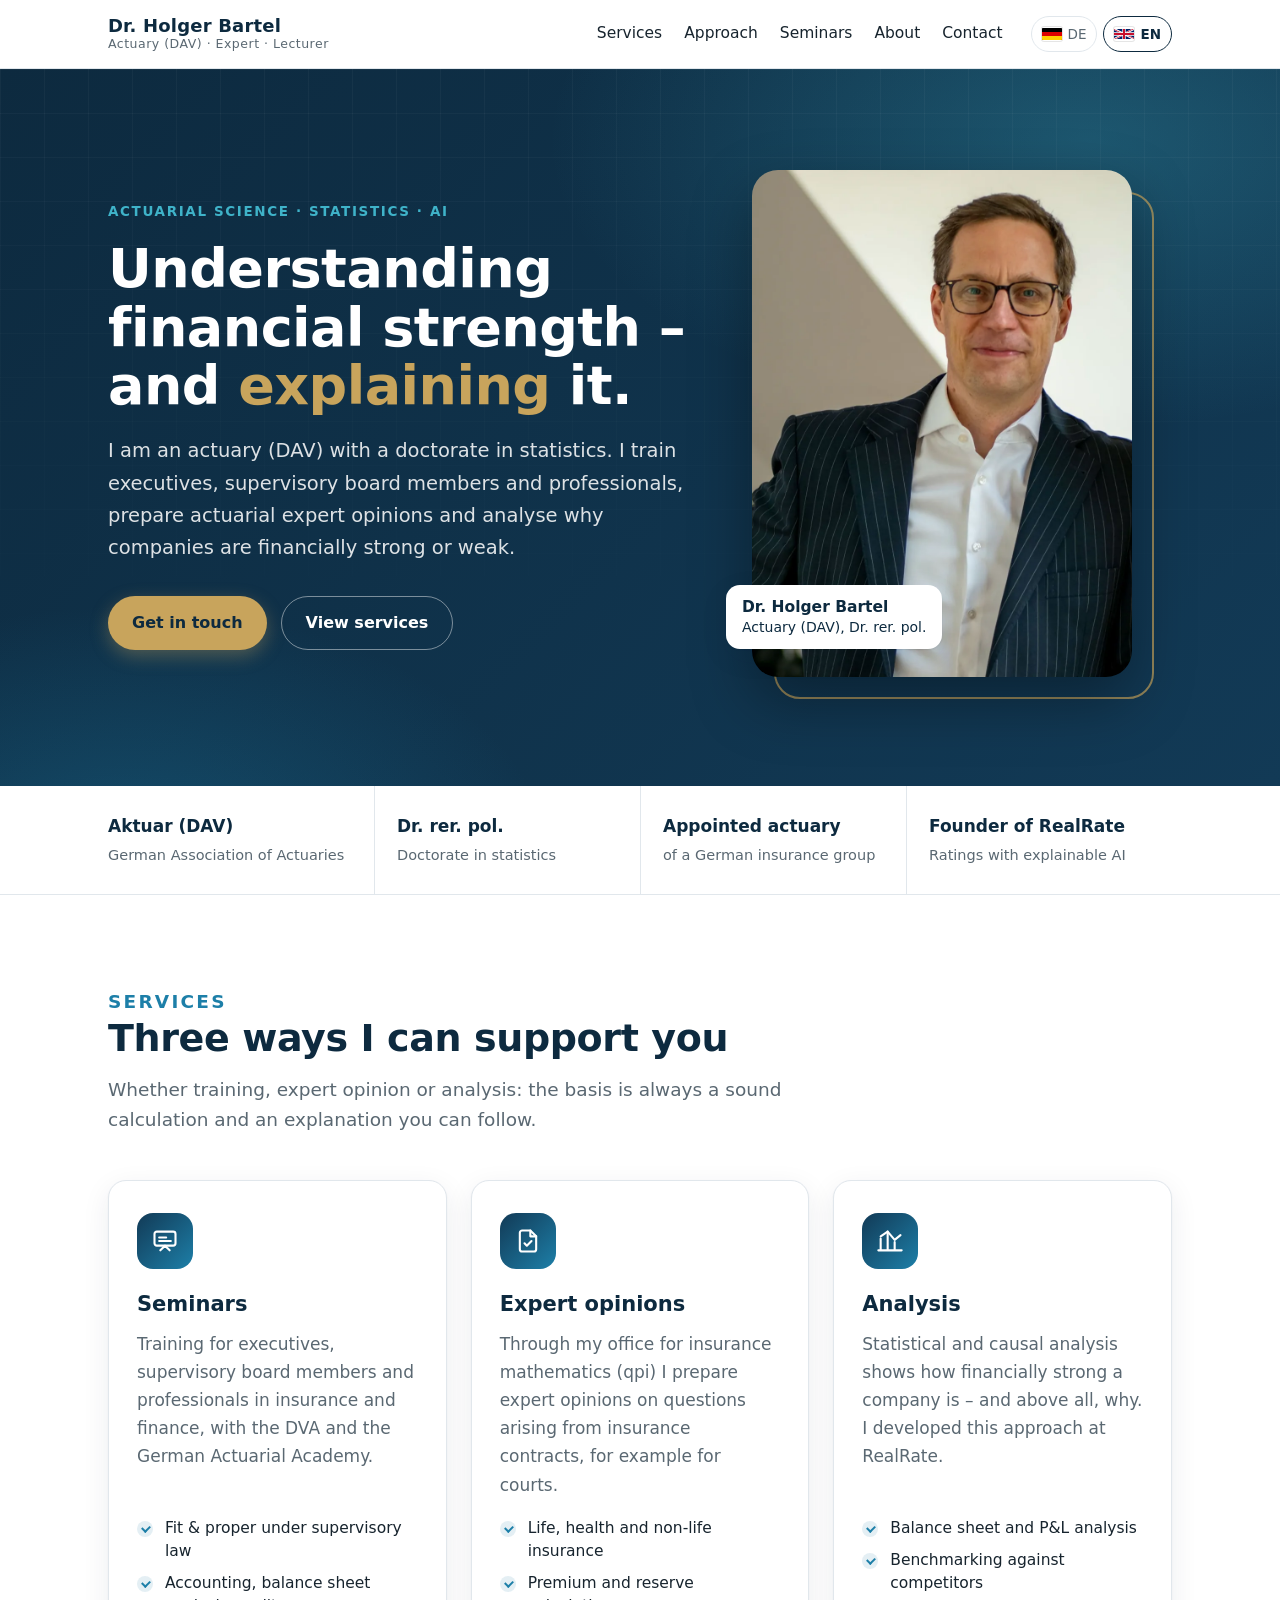
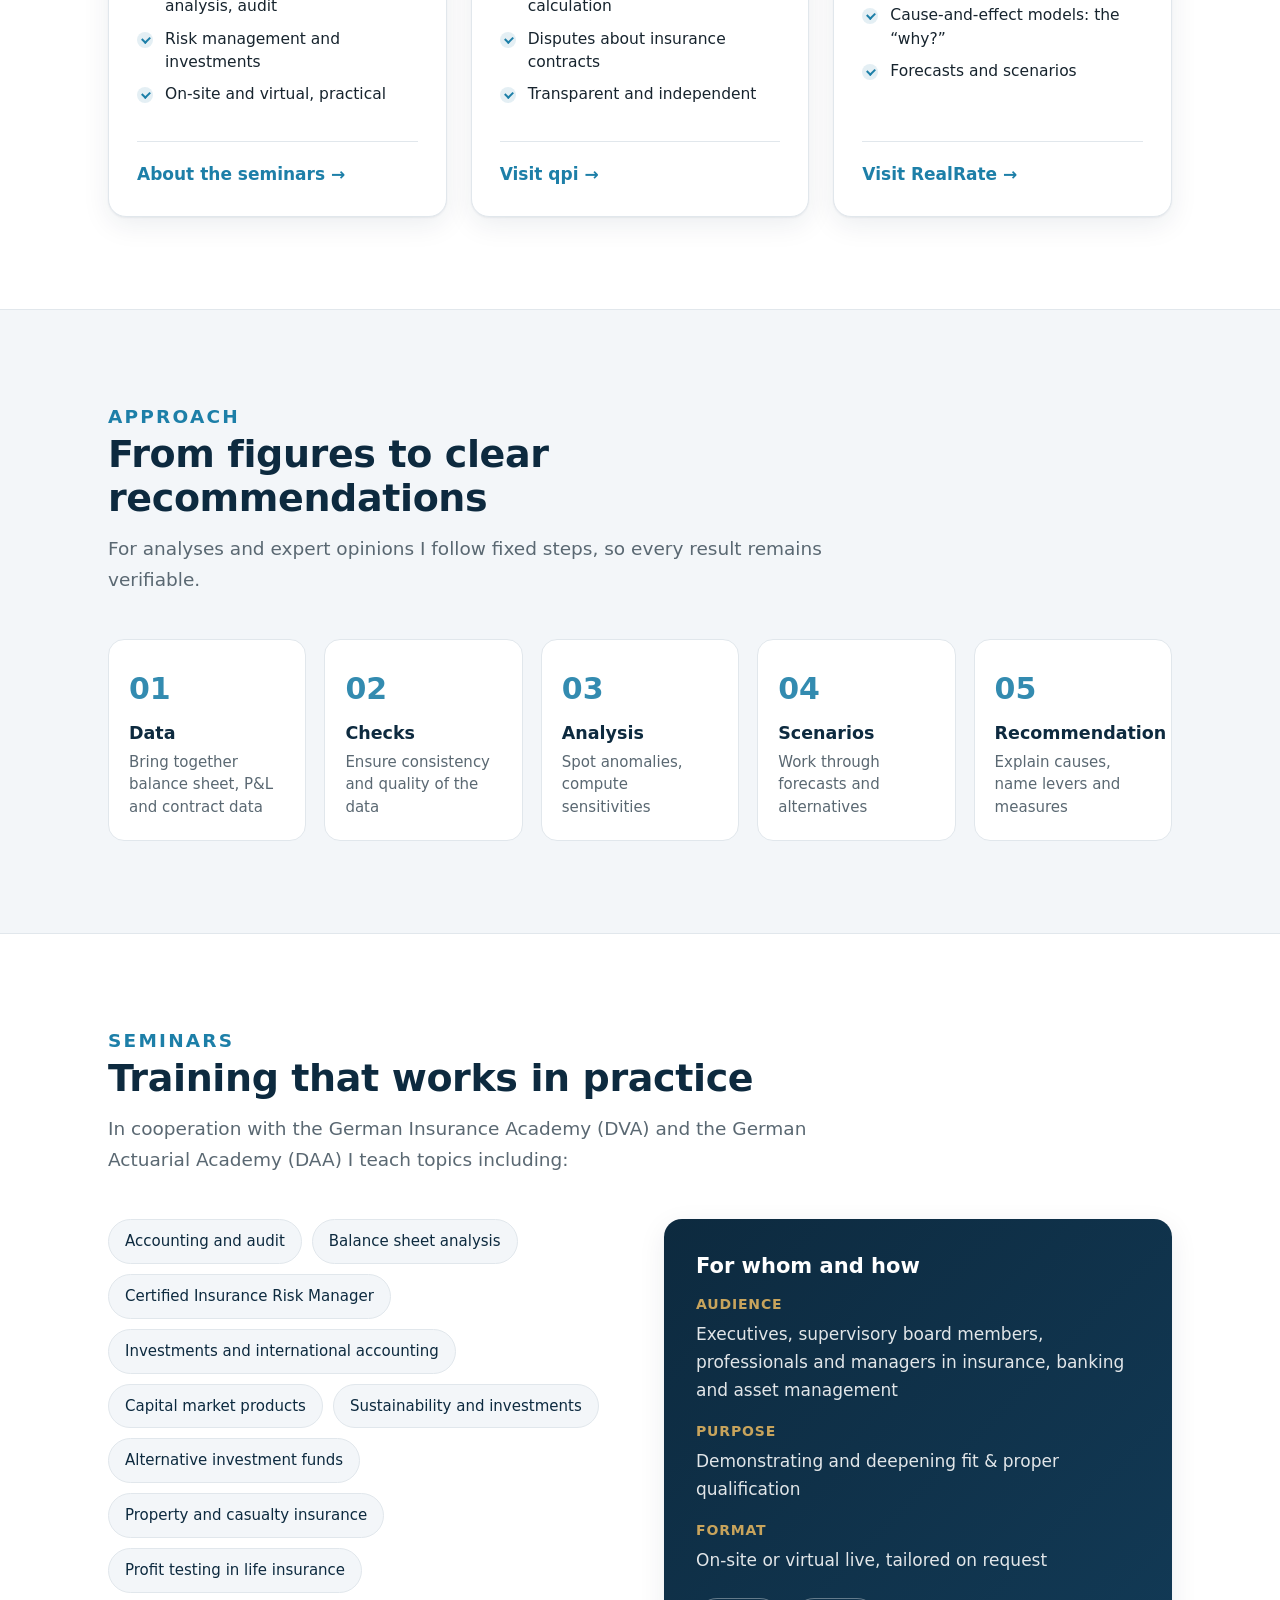
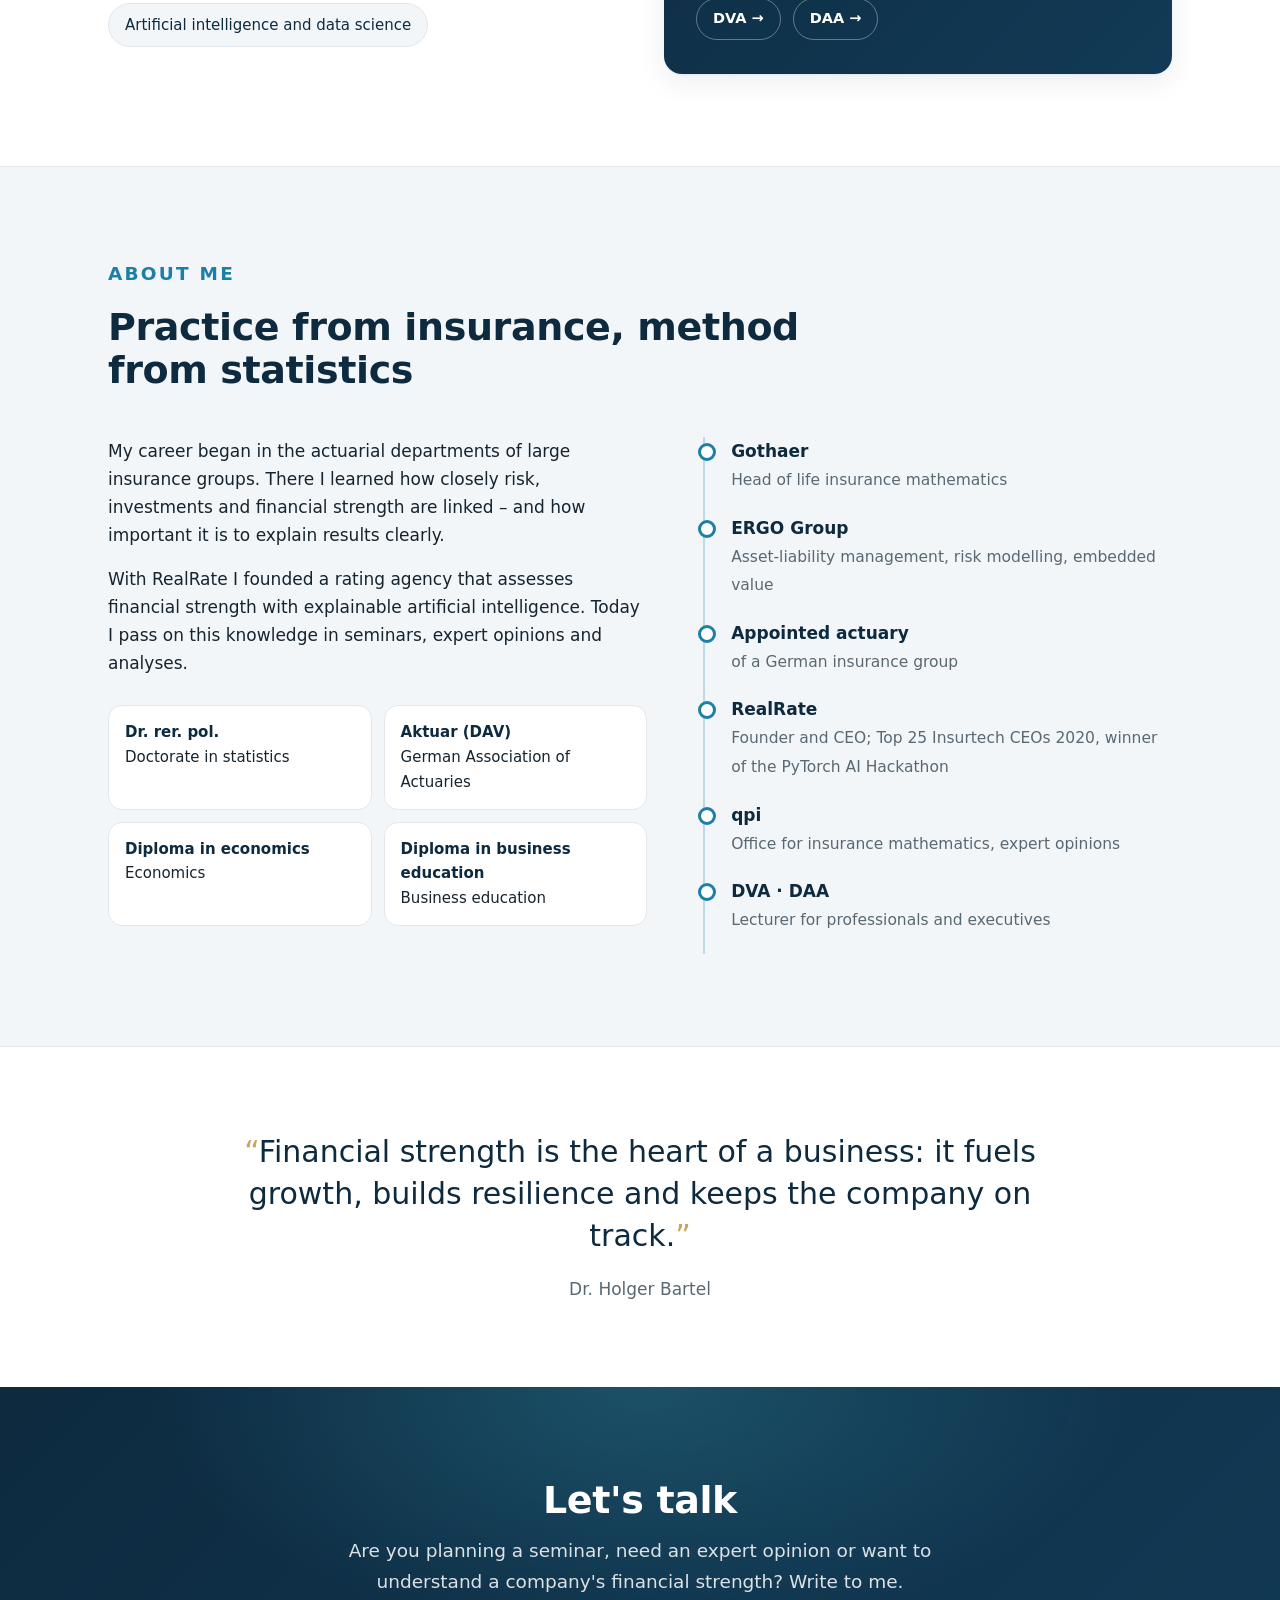
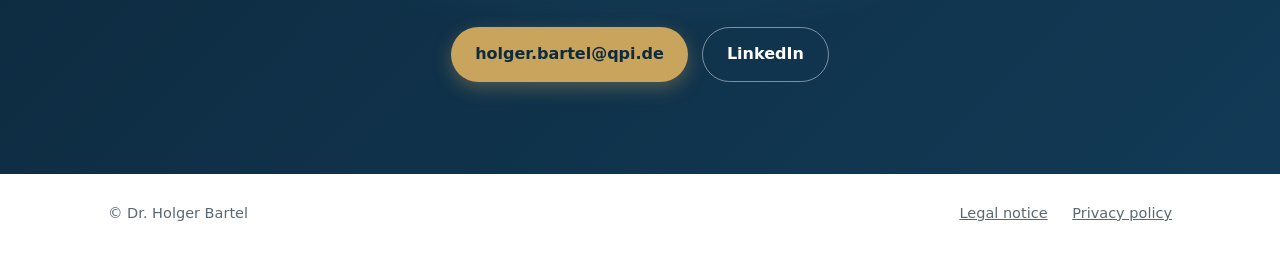
<file: index.html>
<!doctype html>
<html lang="en" data-title-de="Dr. Holger Bartel – Aktuar (DAV), Gutachter und Dozent" data-title-en="Dr. Holger Bartel – Actuary (DAV), Expert and Lecturer" data-desc-de="Dr. Holger Bartel, Aktuar (DAV): Seminare für Vorstände, Aufsichtsräte und Fachkräfte, versicherungsmathematische Gutachten, statistische und kausale Analysen der Finanzstärke." data-desc-en="Dr. Holger Bartel, Actuary (DAV): seminars for executive and supervisory boards and specialists, actuarial expert opinions, statistical and causal analyses of financial strength.">
<head>
  <meta charset="utf-8">
  <meta name="viewport" content="width=device-width, initial-scale=1">
  <meta http-equiv="Content-Security-Policy" content="default-src 'self'; img-src 'self' data:; style-src 'self'; script-src 'self'; base-uri 'none'; form-action 'none'">
  <meta name="referrer" content="strict-origin-when-cross-origin">
  <title>Dr. Holger Bartel – Actuary (DAV), Expert and Lecturer</title>
  <meta name="description" content="Dr. Holger Bartel, Actuary (DAV): seminars for executive and supervisory boards and specialists, actuarial expert opinions, statistical and causal analyses of financial strength.">
  <meta name="theme-color" content="#0d2a3f">
  <link rel="stylesheet" href="assets/style.css">
  <link rel="icon" href="data:,">
  <script src="assets/lang.js"></script>
</head>
<body>
<a class="skip" href="#main"><span data-l="de">Zum Inhalt</span><span data-l="en">Skip to content</span></a>

<header class="top">
  <div class="wrap">
    <a class="brand" href="./">
      <strong>Dr. Holger Bartel</strong>
      <small><span data-l="de">Aktuar (DAV) · Gutachter · Dozent</span><span data-l="en">Actuary (DAV) · Expert · Lecturer</span></small>
    </a>
    <nav class="nav" aria-label="Navigation">
      <a href="#leistungen"><span data-l="de">Leistungen</span><span data-l="en">Services</span></a>
      <a href="#vorgehen"><span data-l="de">Vorgehen</span><span data-l="en">Approach</span></a>
      <a href="#seminare"><span data-l="de">Seminare</span><span data-l="en">Seminars</span></a>
      <a href="#person"><span data-l="de">Zur Person</span><span data-l="en">About</span></a>
      <a href="#kontakt"><span data-l="de">Kontakt</span><span data-l="en">Contact</span></a>
    </nav>
    <div class="langs" role="group" aria-label="Sprache / Language">
      <button type="button" data-set-lang="de" aria-pressed="false" title="Deutsch">
        <svg viewBox="0 0 5 3" aria-hidden="true"><rect width="5" height="3" y="0" fill="#000"/><rect width="5" height="2" y="1" fill="#D00"/><rect width="5" height="1" y="2" fill="#FFCE00"/></svg>DE
      </button>
      <button type="button" data-set-lang="en" aria-pressed="false" title="English">
        <svg viewBox="0 0 60 30" aria-hidden="true"><clipPath id="uk-t"><path d="M30,15 h30 v15 z v15 h-30 z h-30 v-15 z v-15 h30 z"/></clipPath><path d="M0,0 v30 h60 v-30 z" fill="#012169"/><path d="M0,0 L60,30 M60,0 L0,30" stroke="#fff" stroke-width="6"/><path d="M0,0 L60,30 M60,0 L0,30" clip-path="url(#uk-t)" stroke="#C8102E" stroke-width="4"/><path d="M30,0 v30 M0,15 h60" stroke="#fff" stroke-width="10"/><path d="M30,0 v30 M0,15 h60" stroke="#C8102E" stroke-width="6"/></svg>EN
      </button>
    </div>
  </div>
</header>

<main id="main">

  <!-- Hero -->
  <div class="hero">
    <div class="wrap">
      <div>
        <p class="eyebrow"><span data-l="de">Versicherungsmathematik · Statistik · KI</span><span data-l="en">Actuarial science · Statistics · AI</span></p>
        <h1>
          <span data-l="de">Finanzstärke verstehen – und <em>erklären</em>.</span>
          <span data-l="en">Understanding financial strength – and <em>explaining</em> it.</span>
        </h1>
        <p class="lead">
          <span data-l="de">Ich bin Aktuar (DAV) mit Promotion in Statistik. Ich schule Vorstände, Aufsichtsräte und Fachkräfte, erstelle versicherungsmathematische Gutachten und analysiere, warum Unternehmen finanziell stark oder schwach sind.</span>
          <span data-l="en">I am an actuary (DAV) with a doctorate in statistics. I train executives, supervisory board members and professionals, prepare actuarial expert opinions and analyse why companies are financially strong or weak.</span>
        </p>
        <div class="actions">
          <a class="btn btn-primary" href="#kontakt"><span data-l="de">Kontakt aufnehmen</span><span data-l="en">Get in touch</span></a>
          <a class="btn btn-ghost" href="#leistungen"><span data-l="de">Leistungen ansehen</span><span data-l="en">View services</span></a>
        </div>
      </div>
      <figure class="portrait">
        <picture>
          <source srcset="assets/holger.webp" type="image/webp">
          <img src="assets/holger.jpg" width="900" height="1200" alt="Dr. Holger Bartel">
        </picture>
        <figcaption>
          <strong>Dr. Holger Bartel</strong>
          <span data-l="de">Aktuar (DAV), Dr. rer. pol.</span><span data-l="en">Actuary (DAV), Dr. rer. pol.</span>
        </figcaption>
      </figure>
    </div>
  </div>

  <!-- Facts -->
  <div class="facts">
    <div class="wrap">
      <ul>
        <li><b>Aktuar (DAV)</b><span><span data-l="de">Deutsche Aktuarvereinigung</span><span data-l="en">German Association of Actuaries</span></span></li>
        <li><b>Dr. rer. pol.</b><span><span data-l="de">Promotion in Statistik</span><span data-l="en">Doctorate in statistics</span></span></li>
        <li><b><span data-l="de">Verantwortlicher Aktuar</span><span data-l="en">Appointed actuary</span></b><span><span data-l="de">einer deutschen Versicherungsgruppe</span><span data-l="en">of a German insurance group</span></span></li>
        <li><b><span data-l="de">Gründer von RealRate</span><span data-l="en">Founder of RealRate</span></b><span><span data-l="de">Ratings mit erklärbarer KI</span><span data-l="en">Ratings with explainable AI</span></span></li>
      </ul>
    </div>
  </div>

  <!-- Services -->
  <section id="leistungen" aria-labelledby="h-services">
    <div class="wrap">
      <div class="section-head">
        <p class="eyebrow"><span data-l="de">Leistungen</span><span data-l="en">Services</span></p>
        <h2 id="h-services"><span data-l="de">Drei Wege, wie ich Sie unterstütze</span><span data-l="en">Three ways I can support you</span></h2>
        <p><span data-l="de">Ob Weiterbildung, Gutachten oder Analyse: Grundlage ist immer eine saubere Rechnung und eine Erklärung, die man nachvollziehen kann.</span><span data-l="en">Whether training, expert opinion or analysis: the basis is always a sound calculation and an explanation you can follow.</span></p>
      </div>

      <div class="cards">
        <article class="card">
          <div class="icon" aria-hidden="true"><svg viewBox="0 0 24 24"><rect x="3" y="4" width="18" height="12" rx="2"/><path d="M8 20l4-4 4 4"/><path d="M7 9h6M7 12h10"/></svg></div>
          <h3><span data-l="de">Seminare</span><span data-l="en">Seminars</span></h3>
          <p><span data-l="de">Weiterbildung für Vorstände, Aufsichtsräte und Fachkräfte der Versicherungs- und Finanzwirtschaft, mit der DVA und der Deutschen Aktuarakademie.</span><span data-l="en">Training for executives, supervisory board members and professionals in insurance and finance, with the DVA and the German Actuarial Academy.</span></p>
          <ul class="ticks">
            <li><span data-l="de">Fit &amp; Proper nach Aufsichtsrecht</span><span data-l="en">Fit &amp; proper under supervisory law</span></li>
            <li><span data-l="de">Rechnungslegung, Bilanzanalyse, Prüfung</span><span data-l="en">Accounting, balance sheet analysis, audit</span></li>
            <li><span data-l="de">Risikomanagement und Kapitalanlage</span><span data-l="en">Risk management and investments</span></li>
            <li><span data-l="de">Präsenz und virtuell, praxisnah</span><span data-l="en">On-site and virtual, practical</span></li>
          </ul>
          <div class="more"><a href="#seminare"><span data-l="de">Zu den Seminaren</span><span data-l="en">About the seminars</span> →</a></div>
        </article>

        <article class="card">
          <div class="icon" aria-hidden="true"><svg viewBox="0 0 24 24"><path d="M14 3H7a2 2 0 0 0-2 2v14a2 2 0 0 0 2 2h10a2 2 0 0 0 2-2V8z"/><path d="M14 3v5h5"/><path d="M9 14l2 2 4-4"/></svg></div>
          <h3><span data-l="de">Gutachten</span><span data-l="en">Expert opinions</span></h3>
          <p><span data-l="de">Über mein Büro für Versicherungsmathematik (qpi) erstelle ich Gutachten zu Fragen aus Versicherungsverträgen, etwa für Gerichte.</span><span data-l="en">Through my office for insurance mathematics (qpi) I prepare expert opinions on questions arising from insurance contracts, for example for courts.</span></p>
          <ul class="ticks">
            <li><span data-l="de">Lebens-, Kranken- und Schadenversicherung</span><span data-l="en">Life, health and non-life insurance</span></li>
            <li><span data-l="de">Prämien- und Rückstellungsberechnung</span><span data-l="en">Premium and reserve calculation</span></li>
            <li><span data-l="de">Rechtsstreitigkeiten aus Versicherungsverträgen</span><span data-l="en">Disputes about insurance contracts</span></li>
            <li><span data-l="de">Nachvollziehbar und unabhängig</span><span data-l="en">Transparent and independent</span></li>
          </ul>
          <div class="more"><a href="https://www.qpi.de/" rel="noopener"><span data-l="de">Zu qpi</span><span data-l="en">Visit qpi</span> →</a></div>
        </article>

        <article class="card">
          <div class="icon" aria-hidden="true"><svg viewBox="0 0 24 24"><path d="M4 20V10M10 20V4M16 20v-7M22 20H2"/><path d="M4 8l6-4 6 7 5-4"/></svg></div>
          <h3><span data-l="de">Analysen</span><span data-l="en">Analysis</span></h3>
          <p><span data-l="de">Statistische und kausale Analysen zeigen, wie stark ein Unternehmen finanziell ist – und vor allem, warum. Diesen Ansatz habe ich bei RealRate entwickelt.</span><span data-l="en">Statistical and causal analysis shows how financially strong a company is – and above all, why. I developed this approach at RealRate.</span></p>
          <ul class="ticks">
            <li><span data-l="de">Bilanz- und GuV-Analyse</span><span data-l="en">Balance sheet and P&amp;L analysis</span></li>
            <li><span data-l="de">Vergleich mit Wettbewerbern</span><span data-l="en">Benchmarking against competitors</span></li>
            <li><span data-l="de">Ursache-Wirkungs-Modelle: das „Warum?“</span><span data-l="en">Cause-and-effect models: the “why?”</span></li>
            <li><span data-l="de">Prognosen und Szenarien</span><span data-l="en">Forecasts and scenarios</span></li>
          </ul>
          <div class="more"><a href="https://realrate.ai/" rel="noopener"><span data-l="de">Zu RealRate</span><span data-l="en">Visit RealRate</span> →</a></div>
        </article>
      </div>
    </div>
  </section>

  <!-- Approach -->
  <section class="approach" id="vorgehen" aria-labelledby="h-approach">
    <div class="wrap">
      <div class="section-head">
        <p class="eyebrow"><span data-l="de">Vorgehen</span><span data-l="en">Approach</span></p>
        <h2 id="h-approach"><span data-l="de">Von den Zahlen zu klaren Empfehlungen</span><span data-l="en">From figures to clear recommendations</span></h2>
        <p><span data-l="de">Bei Analysen und Gutachten gehe ich in festen Schritten vor – so bleibt jedes Ergebnis überprüfbar.</span><span data-l="en">For analyses and expert opinions I follow fixed steps, so every result remains verifiable.</span></p>
      </div>
      <ol class="steps">
        <li><h3><span data-l="de">Daten</span><span data-l="en">Data</span></h3><p><span data-l="de">Bilanz, GuV und Vertragsdaten zusammenführen</span><span data-l="en">Bring together balance sheet, P&amp;L and contract data</span></p></li>
        <li><h3><span data-l="de">Prüfung</span><span data-l="en">Checks</span></h3><p><span data-l="de">Konsistenz und Qualität der Daten sichern</span><span data-l="en">Ensure consistency and quality of the data</span></p></li>
        <li><h3><span data-l="de">Analyse</span><span data-l="en">Analysis</span></h3><p><span data-l="de">Auffälligkeiten erkennen, Sensitivitäten berechnen</span><span data-l="en">Spot anomalies, compute sensitivities</span></p></li>
        <li><h3><span data-l="de">Szenarien</span><span data-l="en">Scenarios</span></h3><p><span data-l="de">Prognosen und Alternativen durchrechnen</span><span data-l="en">Work through forecasts and alternatives</span></p></li>
        <li><h3><span data-l="de">Empfehlung</span><span data-l="en">Recommendation</span></h3><p><span data-l="de">Ursachen erklären, Hebel und Maßnahmen benennen</span><span data-l="en">Explain causes, name levers and measures</span></p></li>
      </ol>
    </div>
  </section>

  <!-- Seminars -->
  <section class="seminars" id="seminare" aria-labelledby="h-seminars">
    <div class="wrap">
      <div class="section-head">
        <p class="eyebrow"><span data-l="de">Seminare</span><span data-l="en">Seminars</span></p>
        <h2 id="h-seminars"><span data-l="de">Weiterbildung, die im Alltag trägt</span><span data-l="en">Training that works in practice</span></h2>
        <p><span data-l="de">In Zusammenarbeit mit der Deutschen Versicherungsakademie (DVA) und der Deutschen Aktuarakademie (DAA) unterrichte ich unter anderem diese Themen:</span><span data-l="en">In cooperation with the German Insurance Academy (DVA) and the German Actuarial Academy (DAA) I teach topics including:</span></p>
      </div>
      <div class="cols">
        <ul class="chips">
          <li><span data-l="de">Rechnungslegung und Prüfung</span><span data-l="en">Accounting and audit</span></li>
          <li><span data-l="de">Bilanzanalyse</span><span data-l="en">Balance sheet analysis</span></li>
          <li>Certified Insurance Risk Manager</li>
          <li><span data-l="de">Kapitalanlage und internationale Rechnungslegung</span><span data-l="en">Investments and international accounting</span></li>
          <li><span data-l="de">Kapitalmarktprodukte</span><span data-l="en">Capital market products</span></li>
          <li><span data-l="de">Nachhaltigkeit und Kapitalanlage</span><span data-l="en">Sustainability and investments</span></li>
          <li><span data-l="de">Alternative Investmentfonds</span><span data-l="en">Alternative investment funds</span></li>
          <li><span data-l="de">Schaden- und Unfallversicherung</span><span data-l="en">Property and casualty insurance</span></li>
          <li><span data-l="de">Profit-Testing in der Lebensversicherung</span><span data-l="en">Profit testing in life insurance</span></li>
          <li><span data-l="de">Künstliche Intelligenz und Data Science</span><span data-l="en">Artificial intelligence and data science</span></li>
        </ul>
        <div class="panel">
          <h3><span data-l="de">Für wen und wie</span><span data-l="en">For whom and how</span></h3>
          <dl>
            <dt><span data-l="de">Zielgruppe</span><span data-l="en">Audience</span></dt>
            <dd><span data-l="de">Vorstände, Aufsichtsräte, Fach- und Führungskräfte aus Versicherung, Banken und Asset Management</span><span data-l="en">Executives, supervisory board members, professionals and managers in insurance, banking and asset management</span></dd>
            <dt><span data-l="de">Anlass</span><span data-l="en">Purpose</span></dt>
            <dd><span data-l="de">Fachliche Eignung (Fit &amp; Proper) nachweisen und vertiefen</span><span data-l="en">Demonstrating and deepening fit &amp; proper qualification</span></dd>
            <dt><span data-l="de">Format</span><span data-l="en">Format</span></dt>
            <dd><span data-l="de">Präsenz oder virtuell live, auf Wunsch zugeschnitten</span><span data-l="en">On-site or virtual live, tailored on request</span></dd>
          </dl>
          <div class="partners">
            <a href="https://www.versicherungsakademie.de/" rel="noopener">DVA →</a>
            <a href="https://aktuar.de/de/ueber-uns/qualifizierung/daa-weiterbildung/" rel="noopener">DAA →</a>
          </div>
        </div>
      </div>
    </div>
  </section>

  <!-- About -->
  <section class="about" id="person" aria-labelledby="h-about">
    <div class="wrap">
      <div class="section-head">
        <p class="eyebrow"><span data-l="de">Zur Person</span><span data-l="en">About me</span></p>
        <h2 id="h-about"><span data-l="de">Praxis aus der Versicherung, Methode aus der Statistik</span><span data-l="en">Practice from insurance, method from statistics</span></h2>
      </div>
      <div class="cols">
        <div>
          <p><span data-l="de">Meine Laufbahn begann in der Versicherungsmathematik großer Versicherungsgruppen. Dort habe ich gelernt, wie eng Risiko, Kapitalanlage und Finanzstärke zusammenhängen – und wie wichtig es ist, Ergebnisse verständlich zu erklären.</span><span data-l="en">My career began in the actuarial departments of large insurance groups. There I learned how closely risk, investments and financial strength are linked – and how important it is to explain results clearly.</span></p>
          <p><span data-l="de">Mit RealRate habe ich eine Ratingagentur gegründet, die Finanzstärke mit erklärbarer künstlicher Intelligenz bewertet. Heute gebe ich dieses Wissen in Seminaren, Gutachten und Analysen weiter.</span><span data-l="en">With RealRate I founded a rating agency that assesses financial strength with explainable artificial intelligence. Today I pass on this knowledge in seminars, expert opinions and analyses.</span></p>
          <div class="creds">
            <div><b>Dr. rer. pol.</b><span data-l="de">Promotion in Statistik</span><span data-l="en">Doctorate in statistics</span></div>
            <div><b>Aktuar (DAV)</b><span data-l="de">Deutsche Aktuarvereinigung</span><span data-l="en">German Association of Actuaries</span></div>
            <div><b><span data-l="de">Diplom-Volkswirt</span><span data-l="en">Diploma in economics</span></b><span data-l="de">Volkswirtschaftslehre</span><span data-l="en">Economics</span></div>
            <div><b><span data-l="de">Diplom-Handelslehrer</span><span data-l="en">Diploma in business education</span></b><span data-l="de">Wirtschaftspädagogik</span><span data-l="en">Business education</span></div>
          </div>
        </div>
        <ol class="timeline">
          <li><b>Gothaer</b><span><span data-l="de">Leiter Lebensversicherungsmathematik</span><span data-l="en">Head of life insurance mathematics</span></span></li>
          <li><b>ERGO Group</b><span><span data-l="de">Asset-Liability-Management, Risikomodellierung, Embedded Value</span><span data-l="en">Asset-liability management, risk modelling, embedded value</span></span></li>
          <li><b><span data-l="de">Verantwortlicher Aktuar</span><span data-l="en">Appointed actuary</span></b><span><span data-l="de">einer deutschen Versicherungsgruppe</span><span data-l="en">of a German insurance group</span></span></li>
          <li><b>RealRate</b><span><span data-l="de">Gründer und CEO; Top 25 Insurtech CEOs 2020, Gewinner des PyTorch AI Hackathon</span><span data-l="en">Founder and CEO; Top 25 Insurtech CEOs 2020, winner of the PyTorch AI Hackathon</span></span></li>
          <li><b>qpi</b><span><span data-l="de">Büro für Versicherungsmathematik, Gutachten</span><span data-l="en">Office for insurance mathematics, expert opinions</span></span></li>
          <li><b>DVA · DAA</b><span><span data-l="de">Dozent für Fach- und Führungskräfte</span><span data-l="en">Lecturer for professionals and executives</span></span></li>
        </ol>
      </div>
    </div>
  </section>

  <!-- Quote -->
  <div class="quote">
    <div class="wrap">
      <blockquote>
        <p><span data-l="de">Finanzstärke ist das Herz eines Unternehmens: Sie ermöglicht Wachstum, macht widerstandsfähig und hält auf Kurs.</span><span data-l="en">Financial strength is the heart of a business: it fuels growth, builds resilience and keeps the company on track.</span></p>
        <cite>Dr. Holger Bartel</cite>
      </blockquote>
    </div>
  </div>

  <!-- Contact -->
  <section class="contact" id="kontakt" aria-labelledby="h-contact">
    <div class="wrap">
      <h2 id="h-contact"><span data-l="de">Lassen Sie uns sprechen</span><span data-l="en">Let's talk</span></h2>
      <p><span data-l="de">Sie planen ein Seminar, brauchen ein Gutachten oder möchten die Finanzstärke eines Unternehmens verstehen? Schreiben Sie mir.</span><span data-l="en">Are you planning a seminar, need an expert opinion or want to understand a company's financial strength? Write to me.</span></p>
      <div class="actions">
        <a class="btn btn-primary" href="mailto:holger.bartel@qpi.de">holger.bartel@qpi.de</a>
        <a class="btn btn-ghost" href="https://www.linkedin.com/in/dr-holger-bartel/" rel="noopener">LinkedIn</a>
      </div>
    </div>
  </section>
</main>

<footer>
  <div class="wrap">
    <span>© Dr. Holger Bartel</span>
    <nav>
      <a href="impressum.html"><span data-l="de">Impressum</span><span data-l="en">Legal notice</span></a>
      <a href="datenschutz.html"><span data-l="de">Datenschutz</span><span data-l="en">Privacy policy</span></a>
    </nav>
  </div>
</footer>

</body>
</html>
</file>
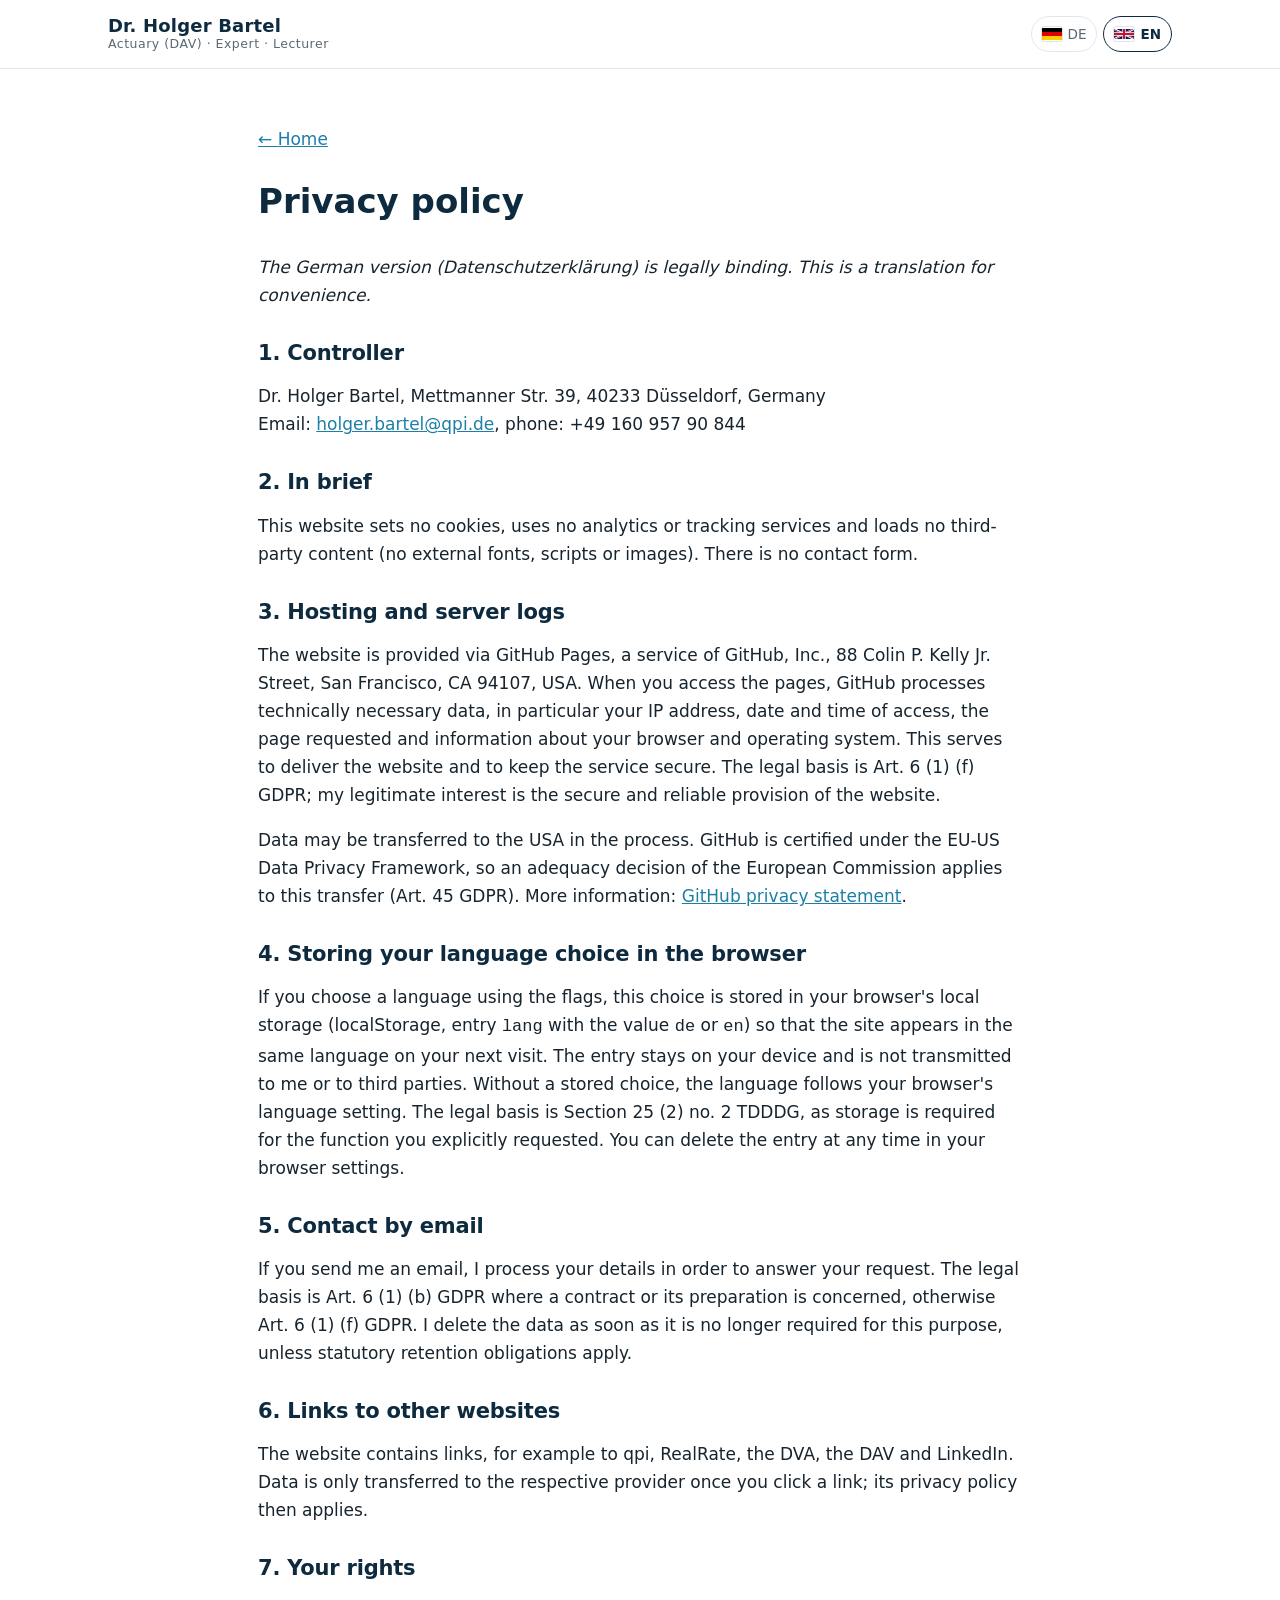
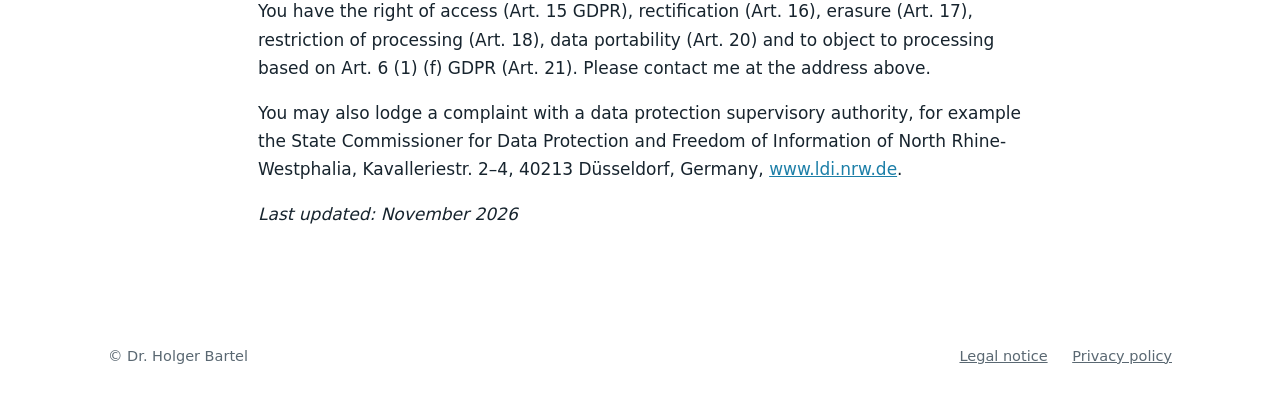
<file: datenschutz.html>
<!doctype html>
<html lang="en" data-title-de="Datenschutzerklärung – Dr. Holger Bartel" data-title-en="Privacy policy – Dr. Holger Bartel">
<head>
  <meta charset="utf-8">
  <meta name="viewport" content="width=device-width, initial-scale=1">
  <meta http-equiv="Content-Security-Policy" content="default-src 'self'; img-src 'self' data:; style-src 'self'; script-src 'self'; base-uri 'none'; form-action 'none'">
  <meta name="referrer" content="strict-origin-when-cross-origin">
  <title>Privacy policy – Dr. Holger Bartel</title>
  <link rel="stylesheet" href="assets/style.css">
  <link rel="icon" href="data:,">
  <script src="assets/lang.js"></script>
</head>
<body>

<header class="top">
  <div class="wrap">
    <a class="brand" href="./"><strong>Dr. Holger Bartel</strong><small><span data-l="de">Aktuar (DAV) · Gutachter · Dozent</span><span data-l="en">Actuary (DAV) · Expert · Lecturer</span></small></a>
    <div class="langs" role="group" aria-label="Sprache / Language">
      <button type="button" data-set-lang="de" aria-pressed="false" title="Deutsch">
        <svg viewBox="0 0 5 3" aria-hidden="true"><rect width="5" height="3" y="0" fill="#000"/><rect width="5" height="2" y="1" fill="#D00"/><rect width="5" height="1" y="2" fill="#FFCE00"/></svg>DE
      </button>
      <button type="button" data-set-lang="en" aria-pressed="false" title="English">
        <svg viewBox="0 0 60 30" aria-hidden="true"><clipPath id="uk-t"><path d="M30,15 h30 v15 z v15 h-30 z h-30 v-15 z v-15 h30 z"/></clipPath><path d="M0,0 v30 h60 v-30 z" fill="#012169"/><path d="M0,0 L60,30 M60,0 L0,30" stroke="#fff" stroke-width="6"/><path d="M0,0 L60,30 M60,0 L0,30" clip-path="url(#uk-t)" stroke="#C8102E" stroke-width="4"/><path d="M30,0 v30 M0,15 h60" stroke="#fff" stroke-width="10"/><path d="M30,0 v30 M0,15 h60" stroke="#C8102E" stroke-width="6"/></svg>EN
      </button>
    </div>
  </div>
</header>

<main class="legal">
  <div class="wrap">
    <a class="back" href="./">← <span data-l="de">Zur Startseite</span><span data-l="en">Home</span></a>

    <div data-l="de">
      <h1>Datenschutzerklärung</h1>

      <h2>1. Verantwortlicher</h2>
      <p>Dr. Holger Bartel, Mettmanner Str. 39, 40233 Düsseldorf, Deutschland<br>
      E-Mail: <a href="mailto:holger.bartel@qpi.de">holger.bartel@qpi.de</a>, Telefon: +49 160 957 90 844</p>

      <h2>2. Das Wichtigste in Kürze</h2>
      <p>Diese Website setzt keine Cookies, verwendet keine Analyse- oder Tracking-Dienste und lädt keine
      Inhalte von Dritten (keine externen Schriften, Skripte oder Bilder). Es gibt kein Kontaktformular.</p>

      <h2>3. Hosting und Server-Protokolle</h2>
      <p>Die Website wird über GitHub Pages bereitgestellt, einen Dienst der GitHub, Inc., 88 Colin P. Kelly Jr.
      Street, San Francisco, CA 94107, USA. Beim Aufruf der Seiten verarbeitet GitHub technisch notwendige Daten,
      insbesondere Ihre IP-Adresse, Datum und Uhrzeit des Abrufs, die aufgerufene Seite sowie Angaben zu Browser
      und Betriebssystem. Dies dient der Auslieferung der Website und der Sicherheit des Dienstes.
      Rechtsgrundlage ist Art. 6 Abs. 1 lit. f DSGVO; mein berechtigtes Interesse liegt in einer sicheren und
      zuverlässigen Bereitstellung der Website.</p>
      <p>Dabei können Daten in die USA übermittelt werden. GitHub ist nach dem EU-US Data Privacy Framework
      zertifiziert; für diese Übermittlung besteht damit ein Angemessenheitsbeschluss der EU-Kommission
      (Art. 45 DSGVO). Weitere Informationen:
      <a href="https://docs.github.com/de/site-policy/privacy-policies/github-general-privacy-statement" rel="noopener">Datenschutzerklärung von GitHub</a>.</p>

      <h2>4. Speicherung der Sprachwahl im Browser</h2>
      <p>Wenn Sie über die Flaggen die Sprache wählen, wird diese Wahl im lokalen Speicher Ihres Browsers
      (localStorage, Eintrag <code>lang</code> mit dem Wert <code>de</code> oder <code>en</code>) abgelegt, damit
      die Seite beim nächsten Besuch in derselben Sprache erscheint. Der Eintrag bleibt auf Ihrem Gerät und wird
      nicht an mich oder Dritte übertragen. Ohne gespeicherte Wahl richtet sich die Sprache nach der
      Spracheinstellung Ihres Browsers. Rechtsgrundlage ist § 25 Abs. 2 Nr. 2 TDDDG, da die Speicherung für die
      von Ihnen ausdrücklich gewünschte Funktion erforderlich ist. Sie können den Eintrag jederzeit über die
      Einstellungen Ihres Browsers löschen.</p>

      <h2>5. Kontakt per E-Mail</h2>
      <p>Wenn Sie mir eine E-Mail schreiben, verarbeite ich Ihre Angaben, um Ihre Anfrage zu beantworten.
      Rechtsgrundlage ist Art. 6 Abs. 1 lit. b DSGVO, soweit es um einen Vertrag oder dessen Anbahnung geht,
      sonst Art. 6 Abs. 1 lit. f DSGVO. Ich lösche die Daten, sobald sie dafür nicht mehr erforderlich sind und
      keine gesetzlichen Aufbewahrungspflichten entgegenstehen.</p>

      <h2>6. Links zu anderen Websites</h2>
      <p>Die Website enthält Links, zum Beispiel zu qpi, RealRate, der DVA, der DAV und LinkedIn. Erst wenn Sie
      einen Link anklicken, werden Daten an den jeweiligen Anbieter übertragen; dann gilt dessen
      Datenschutzerklärung.</p>

      <h2>7. Ihre Rechte</h2>
      <p>Sie haben das Recht auf Auskunft (Art. 15 DSGVO), Berichtigung (Art. 16), Löschung (Art. 17),
      Einschränkung der Verarbeitung (Art. 18), Datenübertragbarkeit (Art. 20) und Widerspruch gegen
      Verarbeitungen auf Grundlage von Art. 6 Abs. 1 lit. f DSGVO (Art. 21). Wenden Sie sich dazu an die oben
      genannte Adresse.</p>
      <p>Sie können sich außerdem bei einer Datenschutz-Aufsichtsbehörde beschweren, zum Beispiel bei der
      Landesbeauftragten für Datenschutz und Informationsfreiheit Nordrhein-Westfalen, Kavalleriestr. 2–4,
      40213 Düsseldorf, <a href="https://www.ldi.nrw.de/" rel="noopener">www.ldi.nrw.de</a>.</p>

      <p><em>Stand: November 2026</em></p>
    </div>

    <div data-l="en">
      <h1>Privacy policy</h1>
      <p><em>The German version (Datenschutzerklärung) is legally binding. This is a translation for convenience.</em></p>

      <h2>1. Controller</h2>
      <p>Dr. Holger Bartel, Mettmanner Str. 39, 40233 Düsseldorf, Germany<br>
      Email: <a href="mailto:holger.bartel@qpi.de">holger.bartel@qpi.de</a>, phone: +49 160 957 90 844</p>

      <h2>2. In brief</h2>
      <p>This website sets no cookies, uses no analytics or tracking services and loads no third-party content
      (no external fonts, scripts or images). There is no contact form.</p>

      <h2>3. Hosting and server logs</h2>
      <p>The website is provided via GitHub Pages, a service of GitHub, Inc., 88 Colin P. Kelly Jr. Street,
      San Francisco, CA 94107, USA. When you access the pages, GitHub processes technically necessary data, in
      particular your IP address, date and time of access, the page requested and information about your browser
      and operating system. This serves to deliver the website and to keep the service secure. The legal basis is
      Art. 6 (1) (f) GDPR; my legitimate interest is the secure and reliable provision of the website.</p>
      <p>Data may be transferred to the USA in the process. GitHub is certified under the EU-US Data Privacy
      Framework, so an adequacy decision of the European Commission applies to this transfer (Art. 45 GDPR).
      More information:
      <a href="https://docs.github.com/en/site-policy/privacy-policies/github-general-privacy-statement" rel="noopener">GitHub privacy statement</a>.</p>

      <h2>4. Storing your language choice in the browser</h2>
      <p>If you choose a language using the flags, this choice is stored in your browser's local storage
      (localStorage, entry <code>lang</code> with the value <code>de</code> or <code>en</code>) so that the site
      appears in the same language on your next visit. The entry stays on your device and is not transmitted to me
      or to third parties. Without a stored choice, the language follows your browser's language setting. The legal
      basis is Section 25 (2) no. 2 TDDDG, as storage is required for the function you explicitly requested. You can
      delete the entry at any time in your browser settings.</p>

      <h2>5. Contact by email</h2>
      <p>If you send me an email, I process your details in order to answer your request. The legal basis is
      Art. 6 (1) (b) GDPR where a contract or its preparation is concerned, otherwise Art. 6 (1) (f) GDPR. I delete
      the data as soon as it is no longer required for this purpose, unless statutory retention obligations apply.</p>

      <h2>6. Links to other websites</h2>
      <p>The website contains links, for example to qpi, RealRate, the DVA, the DAV and LinkedIn. Data is only
      transferred to the respective provider once you click a link; its privacy policy then applies.</p>

      <h2>7. Your rights</h2>
      <p>You have the right of access (Art. 15 GDPR), rectification (Art. 16), erasure (Art. 17), restriction of
      processing (Art. 18), data portability (Art. 20) and to object to processing based on Art. 6 (1) (f) GDPR
      (Art. 21). Please contact me at the address above.</p>
      <p>You may also lodge a complaint with a data protection supervisory authority, for example the State
      Commissioner for Data Protection and Freedom of Information of North Rhine-Westphalia, Kavalleriestr. 2–4,
      40213 Düsseldorf, Germany, <a href="https://www.ldi.nrw.de/" rel="noopener">www.ldi.nrw.de</a>.</p>

      <p><em>Last updated: November 2026</em></p>
    </div>
  </div>
</main>

<footer>
  <div class="wrap">
    <span>© Dr. Holger Bartel</span>
    <nav>
      <a href="impressum.html"><span data-l="de">Impressum</span><span data-l="en">Legal notice</span></a>
      <a href="datenschutz.html"><span data-l="de">Datenschutz</span><span data-l="en">Privacy policy</span></a>
    </nav>
  </div>
</footer>

</body>
</html>
</file>
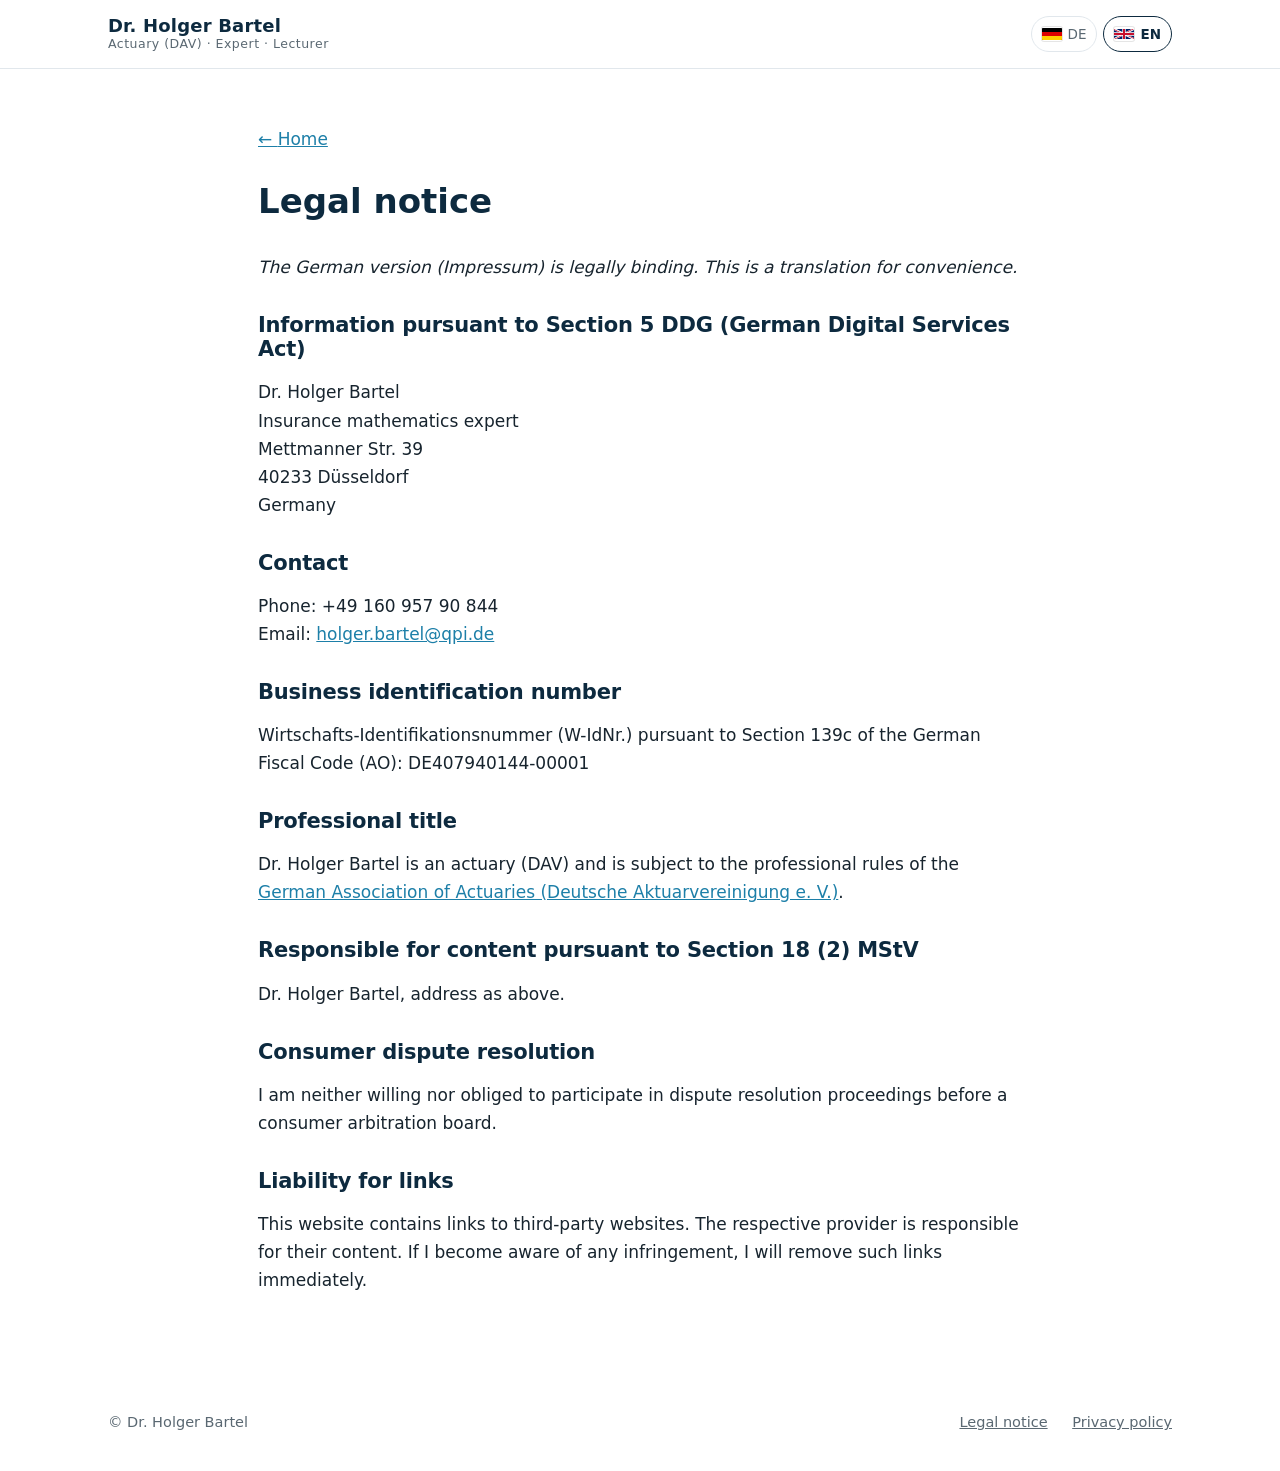
<file: impressum.html>
<!doctype html>
<html lang="en" data-title-de="Impressum – Dr. Holger Bartel" data-title-en="Legal notice – Dr. Holger Bartel">
<head>
  <meta charset="utf-8">
  <meta name="viewport" content="width=device-width, initial-scale=1">
  <meta http-equiv="Content-Security-Policy" content="default-src 'self'; img-src 'self' data:; style-src 'self'; script-src 'self'; base-uri 'none'; form-action 'none'">
  <meta name="referrer" content="strict-origin-when-cross-origin">
  <title>Legal notice – Dr. Holger Bartel</title>
  <link rel="stylesheet" href="assets/style.css">
  <link rel="icon" href="data:,">
  <script src="assets/lang.js"></script>
</head>
<body>

<header class="top">
  <div class="wrap">
    <a class="brand" href="./"><strong>Dr. Holger Bartel</strong><small><span data-l="de">Aktuar (DAV) · Gutachter · Dozent</span><span data-l="en">Actuary (DAV) · Expert · Lecturer</span></small></a>
    <div class="langs" role="group" aria-label="Sprache / Language">
      <button type="button" data-set-lang="de" aria-pressed="false" title="Deutsch">
        <svg viewBox="0 0 5 3" aria-hidden="true"><rect width="5" height="3" y="0" fill="#000"/><rect width="5" height="2" y="1" fill="#D00"/><rect width="5" height="1" y="2" fill="#FFCE00"/></svg>DE
      </button>
      <button type="button" data-set-lang="en" aria-pressed="false" title="English">
        <svg viewBox="0 0 60 30" aria-hidden="true"><clipPath id="uk-t"><path d="M30,15 h30 v15 z v15 h-30 z h-30 v-15 z v-15 h30 z"/></clipPath><path d="M0,0 v30 h60 v-30 z" fill="#012169"/><path d="M0,0 L60,30 M60,0 L0,30" stroke="#fff" stroke-width="6"/><path d="M0,0 L60,30 M60,0 L0,30" clip-path="url(#uk-t)" stroke="#C8102E" stroke-width="4"/><path d="M30,0 v30 M0,15 h60" stroke="#fff" stroke-width="10"/><path d="M30,0 v30 M0,15 h60" stroke="#C8102E" stroke-width="6"/></svg>EN
      </button>
    </div>
  </div>
</header>

<main class="legal">
  <div class="wrap">
    <a class="back" href="./">← <span data-l="de">Zur Startseite</span><span data-l="en">Home</span></a>

    <div data-l="de">
      <h1>Impressum</h1>

      <h2>Angaben gemäß § 5 DDG</h2>
      <p>Dr. Holger Bartel<br>
      Versicherungsmathematischer Sachverständiger<br>
      Mettmanner Str. 39<br>
      40233 Düsseldorf<br>
      Deutschland</p>

      <h2>Kontakt</h2>
      <p>Telefon: +49 160 957 90 844<br>
      E-Mail: <a href="mailto:holger.bartel@qpi.de">holger.bartel@qpi.de</a></p>

      <h2>Wirtschafts-Identifikationsnummer</h2>
      <p>W-IdNr. gemäß § 139c AO: DE407940144-00001</p>

      <h2>Berufsbezeichnung</h2>
      <p>Dr. Holger Bartel ist Aktuar (DAV) und unterliegt den Standesregeln der
      <a href="https://aktuar.de/" rel="noopener">Deutschen Aktuarvereinigung e. V.</a></p>

      <h2>Verantwortlich für den Inhalt nach § 18 Abs. 2 MStV</h2>
      <p>Dr. Holger Bartel, Anschrift wie oben.</p>

      <h2>Verbraucherstreitbeilegung</h2>
      <p>Ich bin nicht bereit und nicht verpflichtet, an Streitbeilegungsverfahren vor einer
      Verbraucherschlichtungsstelle teilzunehmen.</p>

      <h2>Haftung für Links</h2>
      <p>Diese Website enthält Links zu Websites Dritter. Für deren Inhalte ist der jeweilige Anbieter
      verantwortlich. Bei Kenntnis von Rechtsverletzungen entferne ich entsprechende Links umgehend.</p>
    </div>

    <div data-l="en">
      <h1>Legal notice</h1>
      <p><em>The German version (Impressum) is legally binding. This is a translation for convenience.</em></p>

      <h2>Information pursuant to Section 5 DDG (German Digital Services Act)</h2>
      <p>Dr. Holger Bartel<br>
      Insurance mathematics expert<br>
      Mettmanner Str. 39<br>
      40233 Düsseldorf<br>
      Germany</p>

      <h2>Contact</h2>
      <p>Phone: +49 160 957 90 844<br>
      Email: <a href="mailto:holger.bartel@qpi.de">holger.bartel@qpi.de</a></p>

      <h2>Business identification number</h2>
      <p>Wirtschafts-Identifikationsnummer (W-IdNr.) pursuant to Section 139c of the German Fiscal Code (AO): DE407940144-00001</p>

      <h2>Professional title</h2>
      <p>Dr. Holger Bartel is an actuary (DAV) and is subject to the professional rules of the
      <a href="https://aktuar.de/" rel="noopener">German Association of Actuaries (Deutsche Aktuarvereinigung e. V.)</a>.</p>

      <h2>Responsible for content pursuant to Section 18 (2) MStV</h2>
      <p>Dr. Holger Bartel, address as above.</p>

      <h2>Consumer dispute resolution</h2>
      <p>I am neither willing nor obliged to participate in dispute resolution proceedings before a
      consumer arbitration board.</p>

      <h2>Liability for links</h2>
      <p>This website contains links to third-party websites. The respective provider is responsible
      for their content. If I become aware of any infringement, I will remove such links immediately.</p>
    </div>
  </div>
</main>

<footer>
  <div class="wrap">
    <span>© Dr. Holger Bartel</span>
    <nav>
      <a href="impressum.html"><span data-l="de">Impressum</span><span data-l="en">Legal notice</span></a>
      <a href="datenschutz.html"><span data-l="de">Datenschutz</span><span data-l="en">Privacy policy</span></a>
    </nav>
  </div>
</footer>

</body>
</html>
</file>
<file: assets/style.css>
/* drbartel.com – no external fonts or resources */
:root {
  --navy: #0d2a3f;
  --navy-2: #123a56;
  --ink: #17242e;
  --muted: #5a6872;
  --line: #e1e7ec;
  --bg: #ffffff;
  --soft: #f3f6f9;
  --accent: #1d7fa8;
  --accent-2: #3fb3c9;
  --gold: #c8a45c;
  --radius: 18px;
  --max: 1120px;
  --shadow: 0 1px 2px rgba(13, 42, 63, .06), 0 8px 28px rgba(13, 42, 63, .08);
}

* { box-sizing: border-box; }
html { -webkit-text-size-adjust: 100%; scroll-behavior: smooth; }
@media (prefers-reduced-motion: reduce) { html { scroll-behavior: auto; } }

body {
  margin: 0;
  font-family: system-ui, -apple-system, "Segoe UI", Roboto, "Helvetica Neue", Arial, sans-serif;
  font-size: 17px;
  line-height: 1.65;
  color: var(--ink);
  background: var(--bg);
}

/* Language switching: without JavaScript English is shown. */
[data-l="de"] { display: none; }
html[data-lang="de"] [data-l="de"] { display: revert; }
html[data-lang="de"] [data-l="en"] { display: none; }

a { color: var(--accent); }
img { max-width: 100%; height: auto; display: block; }
.wrap { max-width: var(--max); margin: 0 auto; padding: 0 28px; }
.skip { position: absolute; left: -9999px; }
.skip:focus { left: 16px; top: 12px; z-index: 100; background: #fff; padding: 8px 12px; border-radius: 8px; }

/* ---------- Header ---------- */
.top {
  position: sticky;
  top: 0;
  z-index: 50;
  background: rgba(255, 255, 255, .92);
  backdrop-filter: saturate(160%) blur(10px);
  -webkit-backdrop-filter: saturate(160%) blur(10px);
  border-bottom: 1px solid var(--line);
}
.top .wrap { display: flex; align-items: center; gap: 28px; min-height: 68px; }
.brand { display: flex; flex-direction: column; line-height: 1.15; text-decoration: none; color: var(--navy); }
.brand strong { font-size: 18px; letter-spacing: .01em; }
.brand small { font-size: 12.5px; color: var(--muted); letter-spacing: .04em; }
.nav { display: flex; gap: 22px; margin-left: auto; }
.nav a { color: var(--ink); text-decoration: none; font-size: 15.5px; font-weight: 500; }
.nav a:hover { color: var(--accent); }
.langs { display: flex; gap: 6px; }
.brand + .langs { margin-left: auto; }
.langs button {
  display: inline-flex; align-items: center; gap: 6px;
  padding: 6px 10px; border: 1px solid var(--line); border-radius: 999px;
  background: #fff; color: var(--muted); font: inherit; font-size: 13.5px; cursor: pointer;
}
.langs button[aria-pressed="true"] { border-color: var(--navy); color: var(--navy); font-weight: 600; }
.langs svg { width: 20px; height: 14px; border-radius: 2px; box-shadow: 0 0 0 1px rgba(0,0,0,.1); }

/* ---------- Buttons ---------- */
.btn {
  display: inline-flex; align-items: center; gap: 8px;
  padding: 13px 24px; border-radius: 999px;
  font-weight: 600; font-size: 16px; text-decoration: none;
  transition: transform .15s ease, box-shadow .15s ease, background .15s ease;
}
.btn:hover { transform: translateY(-1px); }
.btn-primary { background: var(--gold); color: var(--navy); box-shadow: 0 6px 18px rgba(200, 164, 92, .35); }
.btn-ghost { color: #fff; border: 1px solid rgba(255,255,255,.45); }
.btn-ghost:hover { background: rgba(255,255,255,.08); }
.btn-dark { background: var(--navy); color: #fff; }

/* ---------- Hero ---------- */
.hero {
  position: relative;
  overflow: hidden;
  color: #fff;
  background:
    radial-gradient(900px 480px at 85% 10%, rgba(63, 179, 201, .28), transparent 60%),
    radial-gradient(700px 420px at 10% 110%, rgba(29, 127, 168, .35), transparent 60%),
    linear-gradient(135deg, var(--navy) 0%, var(--navy-2) 100%);
}
.hero::after {
  content: ""; position: absolute; inset: 0; pointer-events: none;
  background-image: linear-gradient(rgba(255,255,255,.04) 1px, transparent 1px),
                    linear-gradient(90deg, rgba(255,255,255,.04) 1px, transparent 1px);
  background-size: 44px 44px;
  mask-image: linear-gradient(180deg, rgba(0,0,0,.9), transparent 85%);
  -webkit-mask-image: linear-gradient(180deg, rgba(0,0,0,.9), transparent 85%);
}
.hero .wrap {
  position: relative; z-index: 1;
  display: grid; grid-template-columns: 1.25fr .85fr; gap: 56px; align-items: center;
  padding-top: 84px; padding-bottom: 92px;
}
.eyebrow {
  display: inline-block; margin: 0 0 18px;
  font-size: 13.5px; font-weight: 650; letter-spacing: .12em; text-transform: uppercase;
  color: var(--accent-2);
}
.hero h1 { font-size: clamp(34px, 4.6vw, 54px); line-height: 1.08; margin: 0 0 20px; letter-spacing: -.01em; }
.hero h1 em { font-style: normal; color: var(--gold); }
.hero .lead { font-size: 19.5px; color: rgba(255,255,255,.86); margin: 0 0 32px; max-width: 600px; }
.hero .actions { display: flex; flex-wrap: wrap; gap: 14px; }
.portrait { position: relative; justify-self: end; width: min(380px, 100%); }
.portrait::before {
  content: ""; position: absolute; inset: 22px -22px -22px 22px;
  border: 2px solid rgba(200, 164, 92, .7); border-radius: 26px;
}
.portrait picture, .portrait img { position: relative; border-radius: 26px; box-shadow: 0 24px 60px rgba(0,0,0,.35); }
.portrait figcaption {
  position: absolute; left: -26px; bottom: 28px;
  background: #fff; color: var(--navy); border-radius: 14px; padding: 12px 16px;
  box-shadow: var(--shadow); font-size: 14px; line-height: 1.35;
}
.portrait figcaption strong { display: block; font-size: 15.5px; }

/* ---------- Facts strip ---------- */
.facts { background: #fff; border-bottom: 1px solid var(--line); }
.facts ul {
  list-style: none; margin: 0; padding: 0;
  display: grid; grid-template-columns: repeat(4, minmax(0, 1fr));
}
.facts li { padding: 26px 22px; border-left: 1px solid var(--line); }
.facts li:first-child { border-left: 0; padding-left: 0; }
.facts b { display: block; font-size: 17px; color: var(--navy); }
.facts li > span { color: var(--muted); font-size: 14.5px; }

/* ---------- Sections ---------- */
section { padding: 92px 0; }
.section-head { max-width: 720px; margin: 0 0 44px; }
.section-head .eyebrow { color: var(--accent); }
h2 { font-size: clamp(28px, 3.2vw, 38px); line-height: 1.15; margin: 0 0 14px; color: var(--navy); letter-spacing: -.01em; }
.section-head p { margin: 0; color: var(--muted); font-size: 18.5px; }
h3 { font-size: 21px; line-height: 1.3; margin: 0 0 12px; color: var(--navy); }

/* Service cards: identical structure, equal height */
.cards { display: grid; grid-template-columns: repeat(3, minmax(0, 1fr)); gap: 24px; align-items: stretch; }
.card {
  display: flex; flex-direction: column;
  background: #fff; border: 1px solid var(--line); border-radius: var(--radius);
  padding: 32px 28px 28px; box-shadow: var(--shadow);
  transition: transform .2s ease, box-shadow .2s ease;
}
.card:hover { transform: translateY(-3px); box-shadow: 0 2px 4px rgba(13,42,63,.06), 0 18px 40px rgba(13,42,63,.12); }
.icon {
  width: 56px; height: 56px; border-radius: 16px; margin-bottom: 22px;
  display: grid; place-items: center;
  background: linear-gradient(135deg, var(--navy-2), var(--accent));
}
.icon svg { width: 28px; height: 28px; stroke: #fff; fill: none; stroke-width: 1.8; stroke-linecap: round; stroke-linejoin: round; }
.card h3 { hyphens: auto; overflow-wrap: break-word; }
/* Align icon, title, text, list and link row across all three cards */
@supports (grid-template-rows: subgrid) {
  .card { display: grid; grid-row: span 5; grid-template-rows: subgrid; row-gap: 0; }
  .card .more { margin-top: 0; align-self: end; }
}
.card p { margin: 0 0 18px; color: var(--muted); }
.ticks { list-style: none; margin: 0 0 26px; padding: 0; }
.ticks li { position: relative; padding-left: 28px; margin-bottom: 9px; font-size: 15.5px; line-height: 1.5; }
.ticks li::before {
  content: ""; position: absolute; left: 0; top: 4px; width: 16px; height: 16px; border-radius: 50%;
  background: rgba(29,127,168,.12);
}
.ticks li::after {
  content: ""; position: absolute; left: 5px; top: 8px; width: 6px; height: 4px;
  border-left: 2px solid var(--accent); border-bottom: 2px solid var(--accent); transform: rotate(-45deg);
}
.card .more {
  margin-top: auto; padding-top: 18px; border-top: 1px solid var(--line);
  display: flex; flex-wrap: wrap; gap: 8px 18px; font-weight: 600;
}
.card .more a { text-decoration: none; }
.card .more a:hover { text-decoration: underline; }

/* Approach */
.approach { background: var(--soft); border-top: 1px solid var(--line); border-bottom: 1px solid var(--line); }
.steps { list-style: none; margin: 0; padding: 0; display: grid; grid-template-columns: repeat(5, minmax(0, 1fr)); gap: 18px; counter-reset: step; }
.steps li {
  position: relative; background: #fff; border: 1px solid var(--line); border-radius: 16px;
  padding: 24px 20px 22px; counter-increment: step;
}
.steps li::before {
  content: counter(step, decimal-leading-zero);
  display: block; font-size: 30px; font-weight: 700; color: var(--accent); opacity: .9; margin-bottom: 8px;
}
.steps h3 { font-size: 17.5px; margin-bottom: 6px; }
.steps p { margin: 0; font-size: 15px; color: var(--muted); line-height: 1.5; }

/* Seminars */
.seminars .cols { display: grid; grid-template-columns: 1fr 1fr; gap: 48px; align-items: start; }
.chips { list-style: none; margin: 0; padding: 0; display: flex; flex-wrap: wrap; gap: 10px; }
.chips li {
  padding: 9px 16px; border-radius: 999px; background: var(--soft); border: 1px solid var(--line);
  font-size: 15px; color: var(--navy); font-weight: 500;
}
.panel {
  background: linear-gradient(135deg, var(--navy) 0%, var(--navy-2) 100%); color: #fff;
  border-radius: var(--radius); padding: 34px 32px; box-shadow: var(--shadow);
}
.panel h3 { color: #fff; }
.panel dl { margin: 0; }
.panel dt { font-weight: 650; color: var(--gold); margin-top: 16px; font-size: 14px; letter-spacing: .06em; text-transform: uppercase; }
.panel dt:first-child { margin-top: 0; }
.panel dd { margin: 4px 0 0; color: rgba(255,255,255,.88); }
.panel .partners { margin-top: 24px; display: flex; gap: 12px; flex-wrap: wrap; }
.panel .partners a {
  color: #fff; text-decoration: none; border: 1px solid rgba(255,255,255,.35); border-radius: 999px;
  padding: 8px 16px; font-size: 14.5px; font-weight: 600;
}
.panel .partners a:hover { background: rgba(255,255,255,.08); }

/* About */
.about { background: var(--soft); border-top: 1px solid var(--line); border-bottom: 1px solid var(--line); }
.about .cols { display: grid; grid-template-columns: 1.15fr 1fr; gap: 56px; align-items: start; }
.about p { margin: 0 0 16px; }
.timeline { list-style: none; margin: 0; padding: 0 0 0 26px; border-left: 2px solid rgba(29,127,168,.25); }
.timeline li { position: relative; margin: 0 0 20px; }
.timeline li::before {
  content: ""; position: absolute; left: -33px; top: 6px; width: 12px; height: 12px; border-radius: 50%;
  background: #fff; border: 3px solid var(--accent);
}
.timeline b { display: block; color: var(--navy); }
.timeline li > span { color: var(--muted); font-size: 15.5px; }
.creds { margin-top: 28px; display: grid; grid-template-columns: 1fr 1fr; gap: 12px; }
.creds div { background: #fff; border: 1px solid var(--line); border-radius: 14px; padding: 14px 16px; font-size: 15px; }
.creds b { display: block; color: var(--navy); }

/* Quote */
.quote { padding: 84px 0; text-align: center; }
.quote blockquote { margin: 0 auto; max-width: 820px; }
.quote p { font-size: clamp(22px, 2.6vw, 30px); line-height: 1.4; color: var(--navy); margin: 0 0 18px; font-weight: 500; }
.quote p::before { content: "\201E"; color: var(--gold); }
html[data-lang="en"] .quote p::before, html:not([data-lang]) .quote p::before { content: "\201C"; }
.quote p::after { content: "\201C"; color: var(--gold); }
html[data-lang="en"] .quote p::after, html:not([data-lang]) .quote p::after { content: "\201D"; }
.quote cite { font-style: normal; color: var(--muted); }

/* Contact */
.contact {
  color: #fff; text-align: center;
  background:
    radial-gradient(700px 360px at 50% 0%, rgba(63,179,201,.25), transparent 70%),
    linear-gradient(135deg, var(--navy) 0%, var(--navy-2) 100%);
}
.contact h2 { color: #fff; }
.contact p { color: rgba(255,255,255,.85); font-size: 18.5px; max-width: 640px; margin: 0 auto 30px; }
.contact .actions { display: flex; justify-content: center; flex-wrap: wrap; gap: 14px; }

/* Footer */
footer { padding: 28px 0 36px; color: var(--muted); font-size: 14.5px; }
footer .wrap { display: flex; flex-wrap: wrap; justify-content: space-between; gap: 12px; }
footer nav a { margin-left: 20px; color: var(--muted); }

/* Legal pages */
.legal { padding: 56px 0 72px; }
.legal .wrap { max-width: 820px; }
.legal h1 { font-size: 34px; margin: 0 0 24px; color: var(--navy); }
.legal h2 { font-size: 21px; margin: 32px 0 10px; }
.back { display: inline-block; margin-bottom: 20px; }

/* ---------- Responsive ---------- */
@media (max-width: 1020px) {
  .steps { grid-template-columns: repeat(2, minmax(0, 1fr)); }
  .nav { display: none; }
  .langs { margin-left: auto; }
}
@media (max-width: 880px) {
  .hero .wrap { grid-template-columns: 1fr; gap: 40px; padding-top: 56px; padding-bottom: 64px; }
  .portrait { justify-self: start; width: min(300px, 80%); }
  .portrait figcaption { left: auto; right: -14px; }
  .cards, .seminars .cols, .about .cols { grid-template-columns: 1fr; }
  .facts ul { grid-template-columns: 1fr 1fr; }
  .facts li:nth-child(3) { border-left: 0; padding-left: 0; }
  section { padding: 64px 0; }
}
@media (max-width: 520px) {
  .wrap { padding: 0 20px; }
  .steps, .facts ul, .creds { grid-template-columns: 1fr; }
  .facts li { border-left: 0; padding: 14px 0; border-top: 1px solid var(--line); }
  .facts li:first-child { border-top: 0; }
  .brand small { display: none; }
}
</file>
